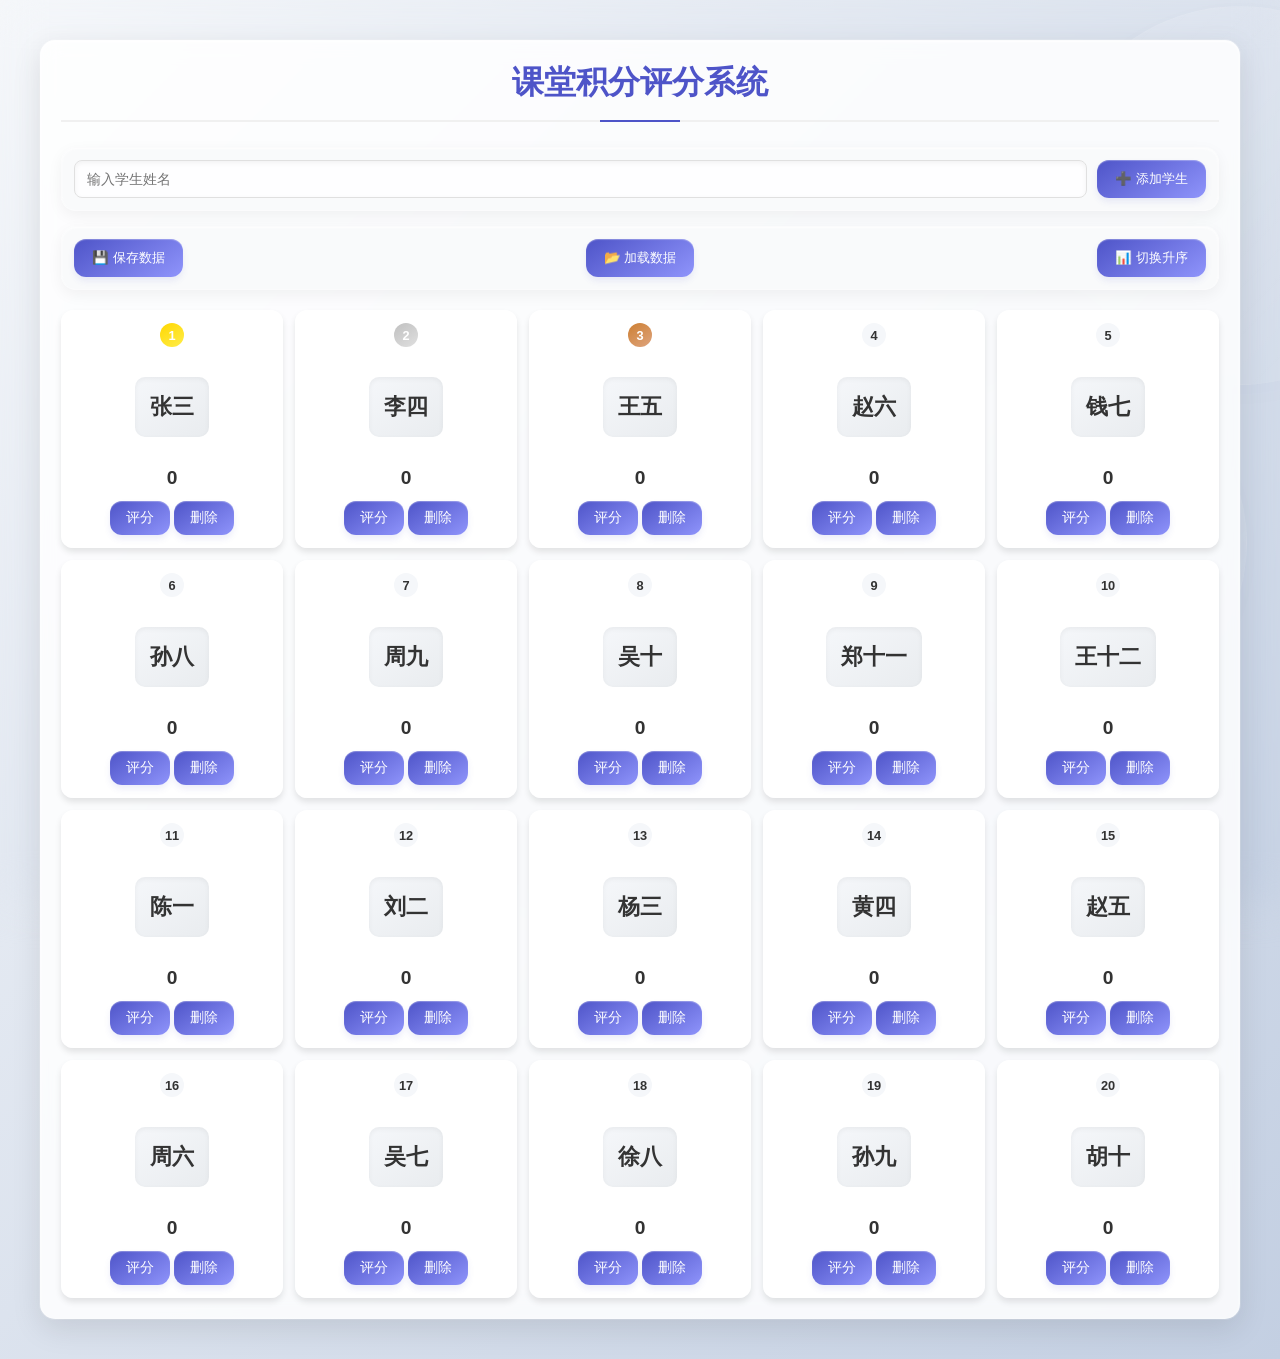
<file: index.html>
<!DOCTYPE html>
<html lang="zh-cn">
<head>
    <meta charset="UTF-8">
    <meta name="viewport" content="width=device-width, initial-scale=1.0">
    <title>学生积分系统</title>
    <link rel="stylesheet" href="styles.css">
    <link href="https://fonts.googleapis.com/css2?family=Noto+Sans+SC:wght@400;500;600;700&display=swap" rel="stylesheet">
</head>
<body>
    <div class="frosted-glass"></div>
    <div class="background-animation" id="backgroundAnimation">
    </div>
    
    <div class="container">
        <h1>课堂积分评分系统</h1>
        
        <form id="addStudentForm" class="add-student-form">
            <input type="text" id="newStudentName" placeholder="输入学生姓名" required>
            <button type="submit">➕ 添加学生</button>
        </form>
        
        <div class="controls">
            <button id="saveData">💾 保存数据</button>
            <button id="loadData">📂 加载数据</button>
            <button id="sortToggle">📊 切换升序</button>
        </div>
        
        <div class="student-list" id="studentTable">
            <!-- Student cards will be generated here -->
        </div>
    </div>
    
    <div id="pointsModal" class="modal">
        <div class="modal-content">
            <h2>课堂表现评分</h2>
            <div class="student-name" id="modalStudentName"></div>
            
            <div class="modal-tabs">
                <button class="tab-btn active" data-tab="scoring">评分</button>
                <button class="tab-btn" data-tab="logs">记录</button>
            </div>
            
            <div id="scoringContent" class="modal-tab-content active">
                <div class="points-options">
                    <button class="point-btn" data-value="1">回答问题 +1</button>
                    <button class="point-btn" data-value="2">积极参与 +2</button>
                    <button class="point-btn" data-value="3">帮助同学 +3</button>
                    <button class="point-btn" data-value="5">优秀表现 +5</button>
                    <button class="point-btn negative" data-value="-1">注意力不集中 -1</button>
                    <button class="point-btn negative" data-value="-2">扰乱秩序 -2</button>
                </div>
                <div class="custom-points">
                    <label for="customPoints">自定义分数:</label>
                    <input type="number" id="customPoints" min="-10" max="10">
                    <div class="button-group">
                        <button id="addCustomPoints">添加</button>
                    </div>
                </div>
            </div>
            
            <div id="logsContent" class="modal-tab-content">
                <div class="score-logs">
                    <!-- Logs will be populated dynamically -->
                </div>
            </div>
            
            <div class="modal-actions">
                <button id="closeModal">关闭窗口</button>
            </div>
        </div>
    </div>
    
    <script type="module" src="config.js"></script>
    <script type="module" src="app.js"></script>
</body>
</html>
</file>
<file: styles.css>
* {
    margin: 0;
    padding: 0;
    box-sizing: border-box;
    font-family: 'Microsoft YaHei', sans-serif;
}

body {
    color: #333;
    min-height: 100vh;
    padding: 20px 0;
    position: relative;
    overflow-x: hidden;
    background: linear-gradient(135deg, #f5f7fa 0%, #c3cfe2 100%);
}

.background-animation {
    position: fixed;
    top: 0;
    left: 0;
    width: 100%;
    height: 100%;
    z-index: -1;
    overflow: hidden;
    pointer-events: none;
}

.frosted-glass {
  position: fixed; 
  top: 0;
  left: 0;
  width: 100%;
  height: 100%;
  z-index: -2; 
  background: inherit; 
  filter: blur(20px); 
  -webkit-filter: blur(20px); 
}

.circle {
    position: absolute;
    border-radius: 50%;
    background: linear-gradient(135deg, rgba(255, 255, 255, 0.4) 0%, rgba(255, 255, 255, 0.1) 100%);
    box-shadow: 0 8px 32px rgba(31, 38, 135, 0.05);
    border: 1px solid rgba(255, 255, 255, 0.1);
    animation: float 20s infinite ease-in-out;
    will-change: transform;
}

@keyframes float {
    0% {
        transform: translate(0, 0) rotate(0deg) scale(1);
    }
    25% {
        transform: translate(-30px, 20px) rotate(90deg) scale(1.05);
    }
    50% {
        transform: translate(20px, -15px) rotate(180deg) scale(1);
    }
    75% {
        transform: translate(-20px, -20px) rotate(270deg) scale(0.95);
    }
    100% {
        transform: translate(0, 0) rotate(360deg) scale(1);
    }
}

.container {
    max-width: 1200px; 
    margin: 20px auto;
    padding: 20px;
    background-color: rgba(255, 255, 255, 0.85);
    backdrop-filter: blur(10px);
    border-radius: 15px;
    box-shadow: 
        0 10px 30px rgba(0, 0, 0, 0.1),
        inset 0 1px 2px rgba(255, 255, 255, 0.9),
        0 0 0 1px rgba(255, 255, 255, 0.2);
    transition: transform 0.4s cubic-bezier(0.34, 1.56, 0.64, 1),
                box-shadow 0.4s ease;
    position: relative;
    z-index: 1;
    border: 1px solid rgba(255, 255, 255, 0.2);
    overflow: hidden;
}

.container::before {
    content: '';
    position: absolute;
    top: 0;
    left: -100%;
    width: 100%;
    height: 100%;
    background: linear-gradient(
        90deg,
        transparent,
        rgba(255, 255, 255, 0.2),
        transparent
    );
    transition: 0.5s;
}

.container:hover {
    transform: translateY(-5px);
    box-shadow: 
        0 20px 40px rgba(0, 0, 0, 0.15),
        inset 0 1px 2px rgba(255, 255, 255, 0.9),
        0 0 0 1px rgba(255, 255, 255, 0.3);
}

.container:hover::before {
    left: 100%;
}

h1 {
    text-align: center;
    color: #4e54c8;
    margin-bottom: 25px;
    padding-bottom: 15px;
    border-bottom: 2px solid #f0f0f0;
    font-size: 32px;
    position: relative;
}

h1::after {
    content: '';
    position: absolute;
    bottom: -2px;
    left: 50%;
    transform: translateX(-50%);
    width: 80px;
    height: 2px;
    background: #4e54c8;
}

.controls {
    display: flex;
    justify-content: space-between;
    margin-bottom: 20px;
    padding: 12px;
    background: rgba(248, 249, 250, 0.8);
    border-radius: 15px;
    backdrop-filter: blur(5px);
    box-shadow: 
        0 5px 15px rgba(0, 0, 0, 0.05),
        inset 0 1px 2px rgba(255, 255, 255, 0.9);
    border: 1px solid rgba(255, 255, 255, 0.2);
    transition: all 0.3s ease;
}

.controls:hover {
    background: rgba(248, 249, 250, 0.9);
    transform: translateY(-2px);
}

button {
    padding: 10px 18px;
    border: none;
    border-radius: 12px;
    background: linear-gradient(145deg, #4e54c8, #8f94fb);
    color: white;
    cursor: pointer;
    transition: all 0.4s cubic-bezier(0.175, 0.885, 0.32, 1.275);
    font-weight: 500;
    box-shadow: 
        0 4px 6px rgba(78, 84, 200, 0.1),
        inset 0 1px 1px rgba(255, 255, 255, 0.3);
    position: relative;
    overflow: hidden;
}

button::after {
    content: '';
    position: absolute;
    top: -50%;
    left: -50%;
    width: 200%;
    height: 200%;
    background: radial-gradient(circle, rgba(255,255,255,0.3) 0%, transparent 60%);
    transform: scale(0);
    transition: transform 0.6s;
}

button:hover {
    transform: translateY(-2px) scale(1.05);
    box-shadow: 
        0 6px 12px rgba(78, 84, 200, 0.2),
        inset 0 1px 1px rgba(255, 255, 255, 0.4);
}

button:hover::after {
    transform: scale(1) rotate(45deg);
}

.student-list {
    display: grid;
    grid-template-columns: repeat(auto-fill, minmax(200px, 1fr)); 
    gap: 12px; 
    margin-top: 15px;
}

.student-card {
    aspect-ratio: 1; 
    background: rgba(255, 255, 255, 0.9);
    border-radius: 12px;
    padding: 12px; 
    display: flex;
    flex-direction: column; 
    justify-content: space-between;
    align-items: center;
    gap: 6px; 
    transition: all 0.4s cubic-bezier(0.34, 1.56, 0.64, 1);
    border: 1px solid rgba(255, 255, 255, 0.2);
    box-shadow: 0 4px 6px rgba(0, 0, 0, 0.1);
}

.student-card:hover {
    transform: translateY(-3px);
    box-shadow: 0 8px 15px rgba(0, 0, 0, 0.1);
}

.rank {
    width: 24px; 
    height: 24px;
    display: flex;
    align-items: center;
    justify-content: center;
    border-radius: 50%;
    font-weight: bold;
    font-size: 0.8em;
    background: #f5f7fa;
}

.rank-1 {
    background: linear-gradient(145deg, #ffd700, #ffed4a);
    color: #fff;
}

.rank-2 {
    background: linear-gradient(145deg, #c0c0c0, #e0e0e0);
    color: #fff;
}

.rank-3 {
    background: linear-gradient(145deg, #cd7f32, #dea47e);
    color: #fff;
}

.student-info {
    display: flex;
    flex-direction: column; 
    align-items: center;
    gap: 8px;
    text-align: center;
    margin: 4px 0;
}

.student-name {
    font-size: 0.9em; 
    font-weight: 500;
}

.student-points {
    font-size: 1.2em;
    font-weight: 600;
    padding: 2px 6px; 
    min-width: 50px;
    text-align: center;
}

.student-controls {
    display: flex;
    gap: 4px;
}

.student-controls button {
    padding: 8px 16px; 
    font-size: 0.85em; 
}

.add-student-form {
    display: flex;
    gap: 10px;
    margin-bottom: 15px;
    padding: 12px;
    background: rgba(248, 249, 250, 0.8);
    border-radius: 15px;
    backdrop-filter: blur(5px);
    box-shadow: 
        0 5px 15px rgba(0, 0, 0, 0.05),
        inset 0 1px 2px rgba(255, 255, 255, 0.9);
    border: 1px solid rgba(255, 255, 255, 0.2);
    transition: all 0.3s ease;
}

.add-student-form input {
    flex: 1;
    padding: 8px 12px;
    border: 1px solid #e0e0e0;
    border-radius: 8px;
    font-size: 0.9em;
    transition: all 0.3s;
    box-shadow: inset 0 2px 5px rgba(0,0,0,0.05);
    background: rgba(255, 255, 255, 0.9);
}

.add-student-form input:focus {
    border-color: #4e54c8;
    outline: none;
    box-shadow: 0 0 0 3px rgba(78, 84, 200, 0.1);
}

.add-student-form button {
    white-space: nowrap;
}

/* 模态框样式 */
.modal {
    display: none;
    position: fixed;
    z-index: 1000;
    left: 0;
    top: 0;
    width: 100%;
    height: 100%;
    overflow: auto;
    background-color: rgba(0,0,0,0.5);
    backdrop-filter: blur(5px);
}

.modal-content {
    background-color: rgba(255, 255, 255, 0.95);
    margin: 5% auto;
    padding: 20px;
    border-radius: 20px;
    box-shadow: 
        0 15px 30px rgba(0, 0, 0, 0.2),
        0 0 0 1px rgba(255, 255, 255, 0.3),
        inset 0 1px 2px rgba(255, 255, 255, 0.9);
    width: 80%;
    max-width: 600px; 
    animation: modalOpen 0.6s cubic-bezier(0.165, 0.84, 0.44, 1);
    border: 1px solid rgba(255, 255, 255, 0.2);
    backdrop-filter: blur(10px);
    transform-origin: center;
    position: relative;
}

@keyframes modalOpen {
    from {
        transform: scale(0.8) translateY(30px) rotate(-2deg);
        opacity: 0;
    }
    to {
        transform: scale(1) translateY(0) rotate(0);
        opacity: 1;
    }
}

h2 {
    color: #4e54c8;
    text-align: center;
    margin-bottom: 20px;
    font-size: 24px;
}

.student-name {
    font-size: 22px;
    margin: 20px 0;
    padding: 15px;
    background: linear-gradient(145deg, #f5f7fa, #e9ecef);
    border-radius: 10px;
    text-align: center;
    font-weight: 600;
    color: #333;
    box-shadow: inset 0 2px 5px rgba(0,0,0,0.05);
}

.points-options {
    display: grid;
    grid-template-columns: repeat(2, 1fr);
    gap: 15px; 
    margin-bottom: 25px; 
}

.point-btn {
    padding: 15px 12px; 
    border-radius: 12px;
    font-size: 1em; 
    display: flex;
    align-items: center;
    justify-content: center;
    transition: all 0.3s;
    font-weight: 500; 
    box-shadow: 0 4px 8px rgba(0,0,0,0.1); 
}

.point-btn:not(.negative) {
    background: linear-gradient(145deg, #4e54c8, #8f94fb);
}

.point-btn:not(.negative):hover {
    background: linear-gradient(145deg, #5e64d8, #9fa4ff);
}

.point-btn.negative {
    background: linear-gradient(145deg, #e53935, #f44336);
}

.point-btn.negative:hover {
    background: linear-gradient(145deg, #f55a4e, #ff5252);
}

.point-btn:hover {
    transform: translateY(-2px);
    box-shadow: 0 6px 12px rgba(0,0,0,0.15);
}

.custom-points {
    display: flex;
    gap: 20px; 
    align-items: center;
    margin-top: 20px;
    padding: 12px;
    background: linear-gradient(145deg, #f5f7fa, #e9ecef);
    border-radius: 10px;
    margin-bottom: 20px;
}

.custom-points .button-group {
    display: flex;
    gap: 10px;
}

.custom-points label {
    font-weight: 600;
    color: #4e54c8;
}

.custom-points input {
    padding: 8px 12px;
    border: 1px solid #e0e0e0;
    border-radius: 8px;
    width: 80px;
    font-size: 0.9em;
    transition: all 0.3s;
    box-shadow: inset 0 2px 5px rgba(0,0,0,0.05);
}

.custom-points input:focus {
    border-color: #4e54c8;
    outline: none;
    box-shadow: 0 0 0 3px rgba(78, 84, 200, 0.1);
}

#addCustomPoints {
    padding: 8px 15px; 
    font-size: 0.9em;
}

.modal-actions {
    display: flex;
    justify-content: center;
    margin-top: 15px;
    padding-top: 15px;
    border-top: 1px solid rgba(0, 0, 0, 0.1);
}

#closeModal {
    padding: 8px 20px;
    font-size: 0.95em;
    min-width: 100px;
    background: linear-gradient(145deg, #e53935, #f44336);
    margin: 0 auto; 
}

#closeModal:hover {
    background: linear-gradient(145deg, #f55a4e, #ff5252);
    transform: translateY(-2px) scale(1.05);
}

.modal-tabs {
    display: flex;
    gap: 10px;
    margin-bottom: 20px;
    border-bottom: 2px solid rgba(0,0,0,0.1);
    padding-bottom: 10px;
}

.tab-btn {
    padding: 8px 20px;
    border: none;
    border-radius: 8px;
    background: transparent;
    color: #666;
    cursor: pointer;
    font-size: 1em;
    font-weight: 500;
    transition: all 0.3s;
}

.tab-btn.active {
    background: linear-gradient(145deg, #4e54c8, #8f94fb);
    color: white;
    box-shadow: 0 2px 6px rgba(78, 84, 200, 0.2);
}

.modal-tab-content {
    display: none;
}

.modal-tab-content.active {
    display: block;
    animation: fadeIn 0.3s ease;
}

@keyframes fadeIn {
    from { opacity: 0; }
    to { opacity: 1; }
}

.score-logs {
    width: 100%;
    font-size: 0.9em;
    margin: 0;
    max-height: 400px;
    overflow-y: auto;
    padding: 10px;
    background: rgba(248, 249, 250, 0.8);
    border-radius: 10px;
    border: 1px solid rgba(0, 0, 0, 0.1);
}

.log-entry {
    display: flex;
    justify-content: space-between;
    align-items: center;
    padding: 6px 10px;
    margin: 4px 0;
    background: white;
    border-radius: 6px;
    box-shadow: 0 1px 3px rgba(0,0,0,0.05);
}

.log-entry:last-child {
    border-bottom: none;
}

.log-entry span {
    font-size: 0.9em;
}

.log-entry .positive {
    color: #4caf50;
    font-weight: 500;
}

.log-entry .negative {
    color: #f44336;
    font-weight: 500;
}

.log-time {
    color: #666;
    font-size: 0.85em;
}

.score-logs::-webkit-scrollbar {
    width: 4px;
}

.score-logs::-webkit-scrollbar-track {
    background: rgba(0,0,0,0.05);
    border-radius: 2px;
}

.score-logs::-webkit-scrollbar-thumb {
    background: rgba(78, 84, 200, 0.3);
    border-radius: 2px;
}

.score-logs::-webkit-scrollbar-thumb:hover {
    background: rgba(78, 84, 200, 0.5);
}

.logs-section {
    margin-top: 20px;
    padding-top: 15px;
    border-top: 1px solid rgba(0, 0, 0, 0.1);
}

.logs-section h3 {
    color: #4e54c8;
    margin-bottom: 10px;
    font-size: 1.1em;
}

/* 响应式设计 */
@media (max-width: 768px) {
    .student-list {
        grid-template-columns: repeat(auto-fill, minmax(150px, 1fr));
    }
    
    .container {
        margin: 10px;
        padding: 15px;
    }
    
    .points-options {
        grid-template-columns: 1fr;
    }
    
    .controls {
        flex-direction: column;
        gap: 10px;
    }
    
    .modal-content {
        width: 95%;
        margin: 10% auto;
        padding: 20px;
    }
    
    .custom-points {
        flex-direction: column;
        align-items: stretch;
    }
}
</file>
